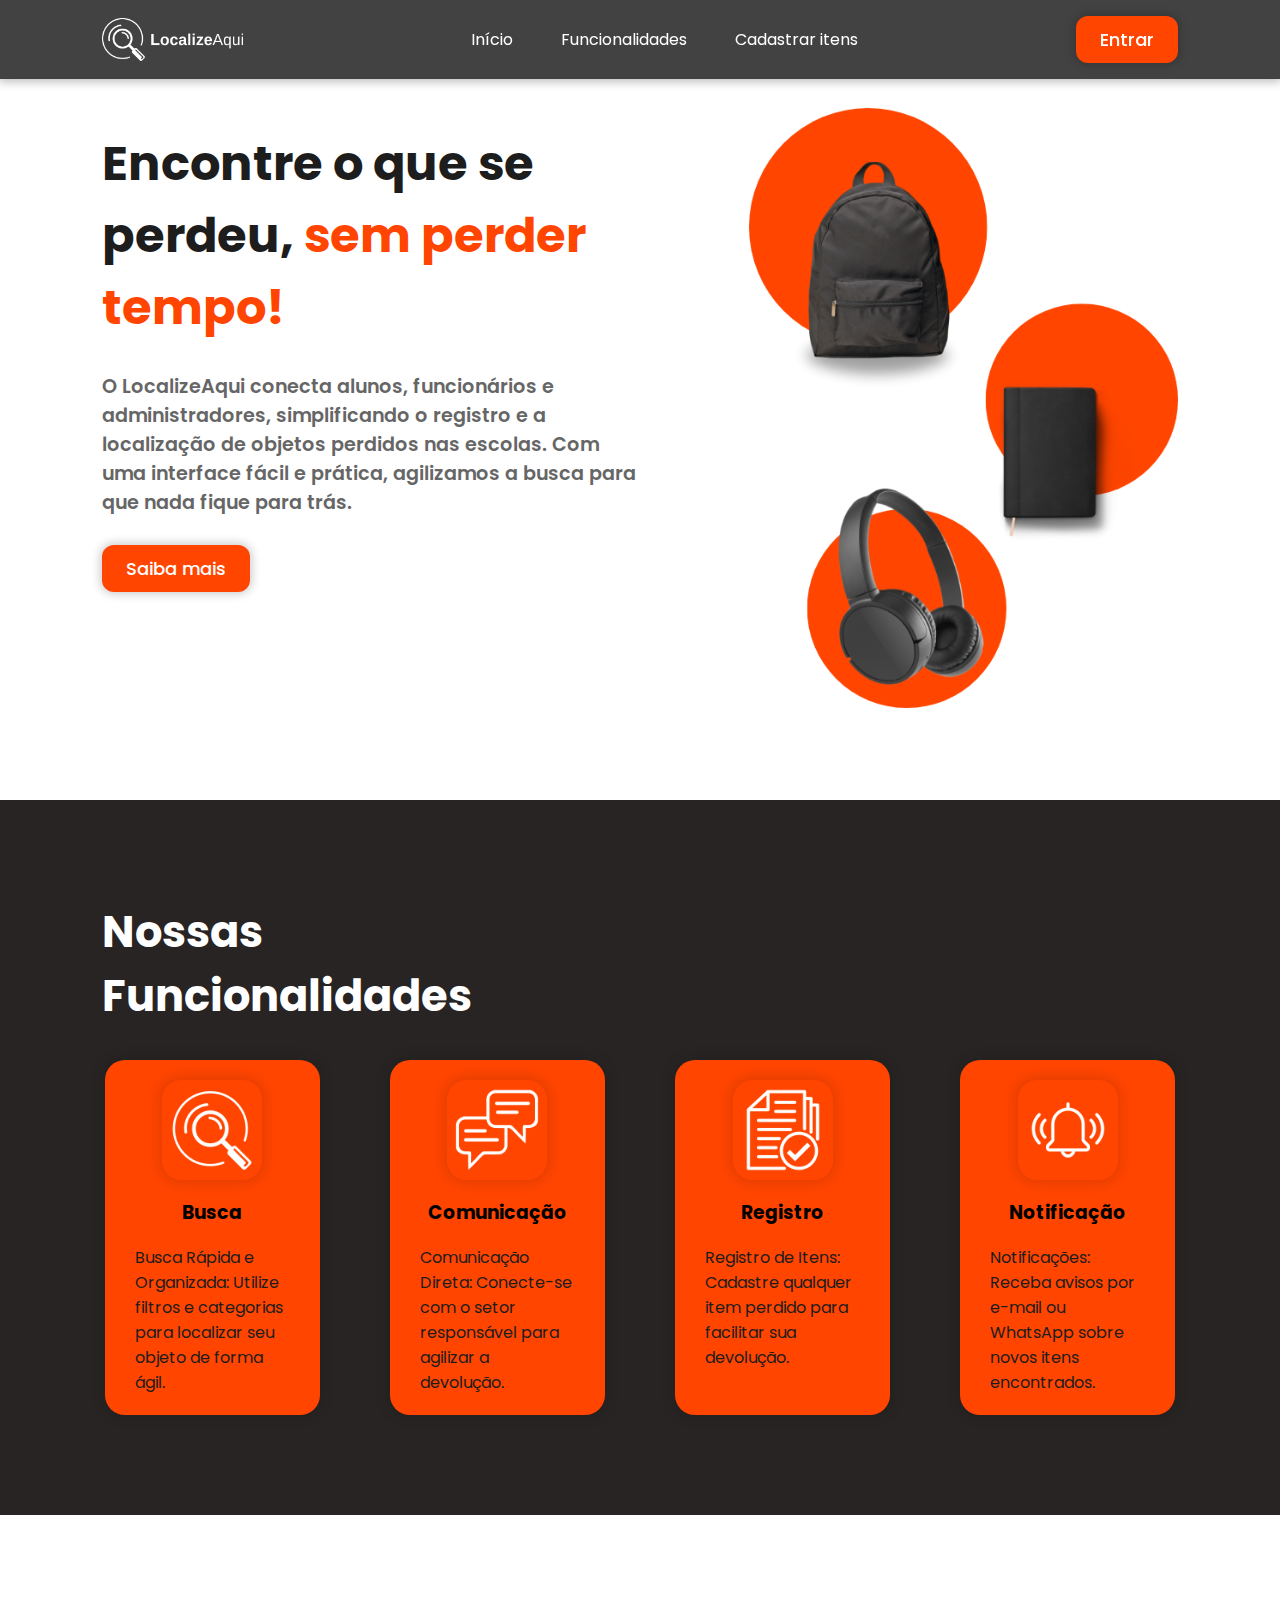
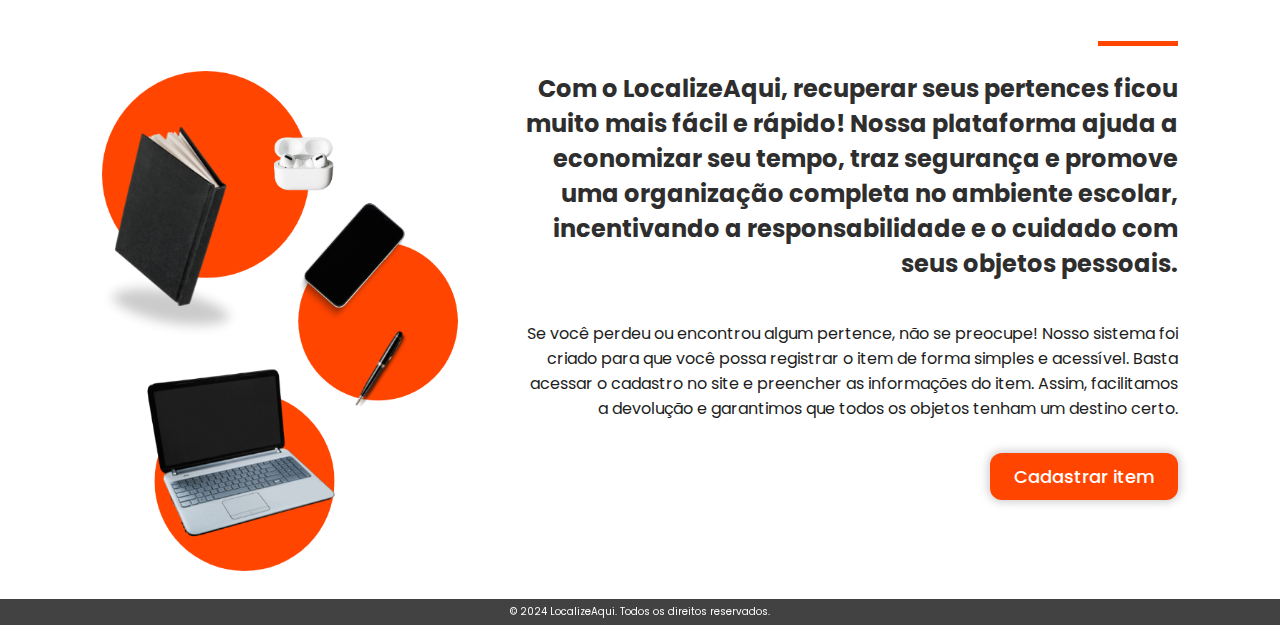
<file: index.html>
<!DOCTYPE html>
<html lang="pt-br">
<head>
    <meta charset="UTF-8">
    <meta name="viewport" content="width=device-width, initial-scale=1.0">
    <link rel="stylesheet" href="https://cdnjs.cloudflare.com/ajax/libs/font-awesome/6.6.0/css/all.min.css">
    <link rel="stylesheet" href="./style/style.css">
    <link rel="icon" href="../src/images/vetor.png">
    <title>LocalizeAqui</title>
</head>
<body>
    <header>
        <nav id="navbar">
            <img src="./images/logo.png" alt="logo">

            <ul id="nav-list">
                <li class="nav-item"><a href="#home">Início</a></li>
                <li class="nav-item"><a href="#função">Funcionalidades</a></li>
                <li class="nav-item"><a href="#cadastro">Cadastrar itens</a></li>
            </ul>

            <button class="btn-default">
                <a href="./pages/login.html" class="entrar">Entrar</a>
            </button>
        </nav>
    </header>

    <main id="content">
        <section id="home">
            <div id="cta">

                <h1 class="título">Encontre o que se perdeu, <span>sem perder tempo!</span></h1>

                <p class="descriçao">O LocalizeAqui conecta alunos, funcionários e administradores, simplificando o 
                    registro e a localização de objetos perdidos nas escolas. Com uma interface fácil e 
                    prática, agilizamos a busca para que nada fique para trás.
                </p>

                <div id="cta-buttons">
                    <a href="./pages/saibamais.html" class="btn-default">Saiba mais</a>
                </div>

            </div>

            <div id="home-img">
                <img src="./images/banner.png" alt="Imagem do home">
            </div>
            
        </section>

        <section id="função">
            <h2 class="título-função">
                Nossas <br>
                Funcionalidades
            </h2>

            <div id="cards">

                <div class="card">
                    <img src="./images/busca.png" alt="img">
                    <h3 class="title-img">Busca</h3>
                    <span class="description-img">Busca Rápida e Organizada: Utilize filtros e categorias para localizar seu objeto de forma ágil.</span>
                </div>

                <div class="card">
                    <img src="./images/comunicação.png" alt="img">
                    <h3 class="title-img">Comunicação</h3>
                    <span class="description-img">Comunicação Direta: Conecte-se com o setor responsável para agilizar a devolução.</span>
                </div>

                <div class="card">
                    <img src="./images/registro.png" alt="img">
                    <h3 class="title-img">Registro</h3>
                    <span class="description-img">Registro de Itens: Cadastre qualquer item perdido para facilitar sua devolução.</span>
                </div>

                <div class="card">
                    <img src="./images/notificação.png" alt="img">
                    <h3 class="title-img">Notificação</h3>
                    <span class="description-img">Notificações: Receba avisos por e-mail ou WhatsApp sobre novos itens encontrados.</span>
                </div>

            </div>

        </section>

        <section id="cadastro">
            <div class="cadastro-image">
                <img src="./images/banner02.png" alt="Imagem ilustrativa" />
            </div>
        
            <div class="cadastro-content">
                <h3 class="cad-title">
                    Com o LocalizeAqui, recuperar seus pertences ficou muito mais fácil e rápido! 
                    Nossa plataforma ajuda a economizar seu tempo, traz segurança e promove uma 
                    organização completa no ambiente escolar, incentivando a responsabilidade e o 
                    cuidado com seus objetos pessoais.
                </h3>
        
                <p class="cad-descricao">
                    Se você perdeu ou encontrou algum pertence, não se preocupe! Nosso sistema foi 
                    criado para que você possa registrar o item de forma simples e acessível. Basta 
                    acessar o cadastro no site e preencher as informações do item. Assim, facilitamos 
                    a devolução e garantimos que todos os objetos tenham um destino certo.
                </p>
        
                <div id="cadastro-buttons">
                    <a target="_blank" href="./pages/cadastroitens.html" class="btn-default">Cadastrar item</a>
                </div>
            </div>
        </section>
    </main>

    <footer>
        <p>&copy; 2024 LocalizeAqui. Todos os direitos reservados.</p>
    </footer>

</body>
</html>
</file>
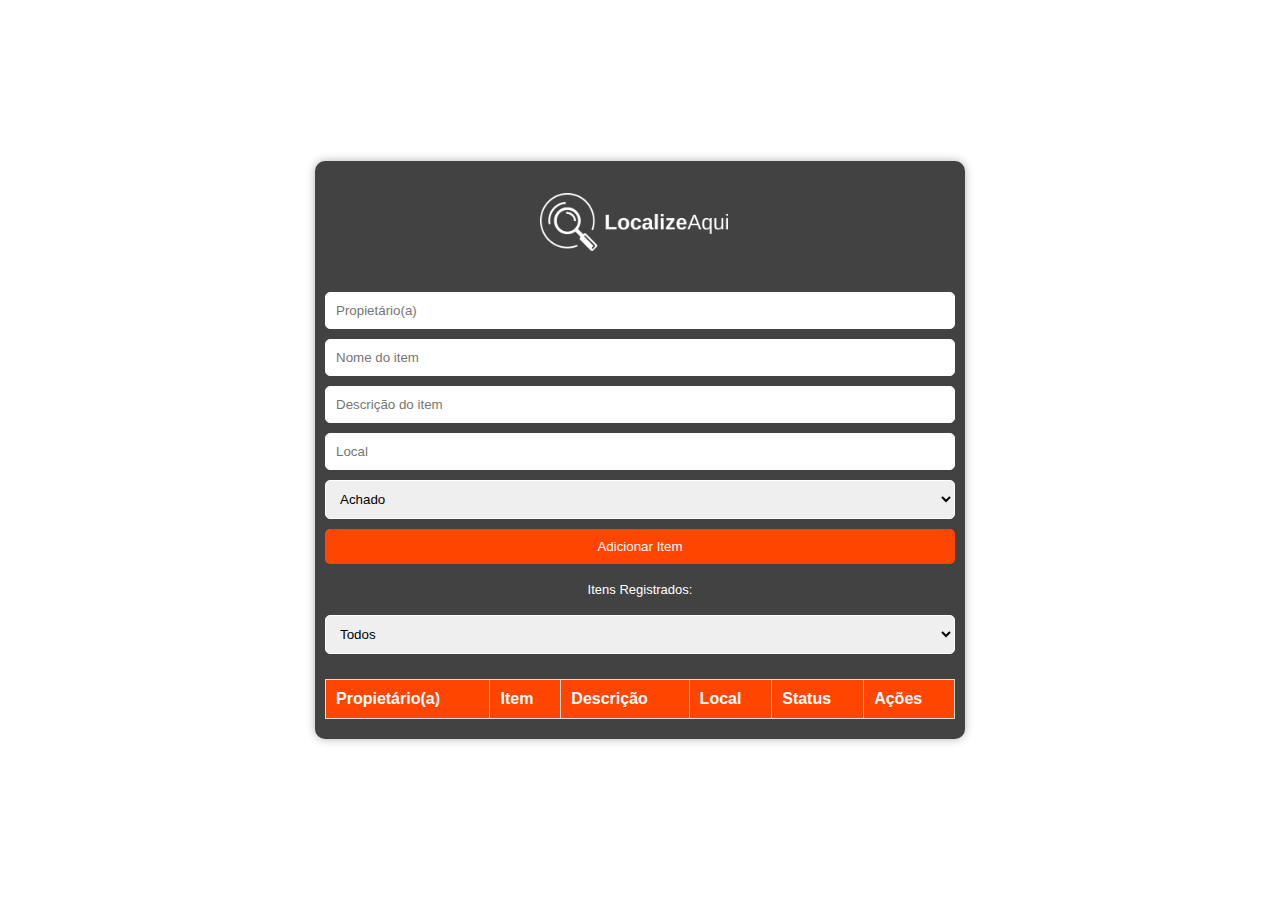
<file: pages/cadastroitens.html>
<!DOCTYPE html>
<html lang="pt-br">
<head>
    <meta charset="UTF-8">
    <meta name="viewport" content="width=device-width, initial-scale=1.0">
    <title>Cadastrar Item</title>
    <link rel="icon" href="../images/vetor.png">
    <link rel="stylesheet" href="../style/cadastro.css">
</head>
<body>
    <div class="container">
        <a href="../index.html"><img src="../images/logo.png" alt="logo"></a>

        <div class="form-container">
            <form id="itemForm">
                <input type="text" id="dono" placeholder="Propietário(a)" required>
                <input type="text" id="item" placeholder="Nome do item" required>
                <input type="text" id="description" placeholder="Descrição do item" required>
                <input type="text" id="location" placeholder="Local" required>
                <select id="status">
                    <option value="Achado">Achado</option>
                    <option value="Perdido">Perdido</option>
                </select>
                <button type="submit">Adicionar Item</button>
            </form>
            <p>Itens Registrados:</p>
            <select id="filterStatus" onchange="filterItems()">
                <option value="">Todos</option>
                <option value="Achado">Achado</option>
                <option value="Perdido">Perdido</option>
            </select>
            <div class="list-container">
                <table>
                    <thead>
                        <tr>
                            <th>Propietário(a)</th>
                            <th>Item</th>
                            <th>Descrição</th>
                            <th>Local</th>
                            <th>Status</th>
                            <th>Ações</th>
                        </tr>
                    </thead>
                    <tbody id="itemList"></tbody>
                </table>
            </div>
        </div>
        </div>


    <script src="../js/cadastro.js"></script>
</body>
</html>
</file>
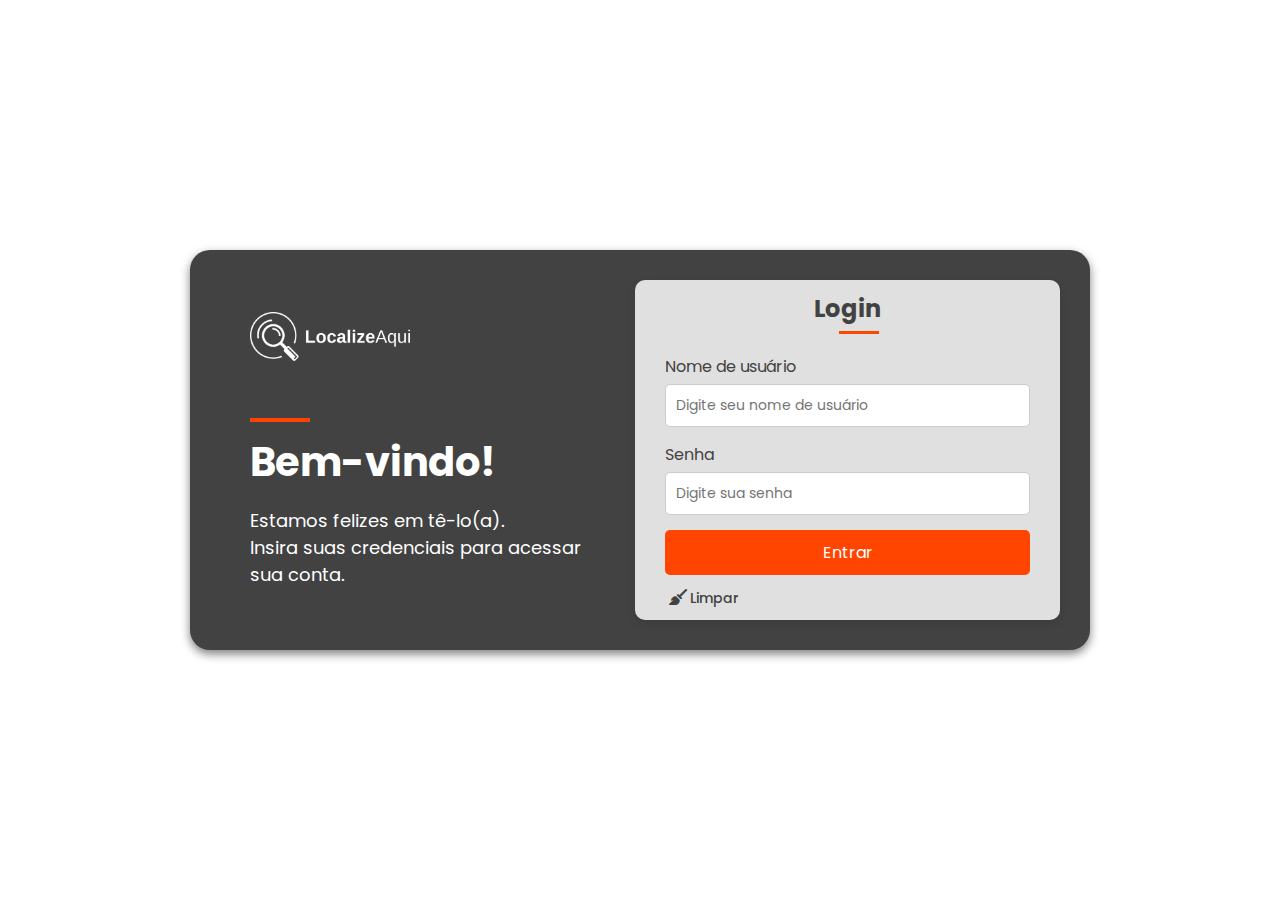
<file: pages/login.html>
<!DOCTYPE html>
<html lang="pt-br">
<head>
    <meta charset="UTF-8">
    <meta name="viewport" content="width=device-width, initial-scale=1.0">
    <link rel="stylesheet" href="../style/login.css">
    <link rel="stylesheet" href="https://cdnjs.cloudflare.com/ajax/libs/font-awesome/6.7.1/css/all.min.css">
    <link rel="icon" href="../images/vetor.png">
    <title>Login</title>
</head>
<body>
    <div id="container">
        <div id="texto">
            <a href="../index.html"><img class="logo" src="../images/logo.png" alt=""></a>
            <h1 class="title">Bem-vindo!</h1>
            <p class="description">
                Estamos felizes em tê-lo(a). <br>
                Insira suas credenciais para acessar <br>
                sua conta.
            </p>
        </div>
        <div id="card">
            <h2>Login</h2>
            <form id="loginForm" onsubmit="login(event)">
                <label for="username">Nome de usuário</label>
                <input type="text" id="username" placeholder="Digite seu nome de usuário" oninput="checkInputs()" required>
                
                <label for="password">Senha</label>
                <div id="password-container">
                    <input type="password" id="password" placeholder="Digite sua senha" oninput="checkInputs()" required>
                    <i id="eye" class="fa-solid fa-eye"></i> 
                </div>
                
                <button type="submit" id="submit">Entrar</button> 
                <i id="vassoura" class="fa-solid fa-broom"><input type="reset" id="limpar" value="Limpar"></i>  
            </form>
        </div>
    </div>


<div id="top-modal" class="top-modal">
    <span id="modal-icon"></span>
    <p id="modal-message"></p>
</div>



    <script src="../js/login.js"></script>
</body>
</html>
</file>
<file: style/style.css>
@import url('https://fonts.googleapis.com/css2?family=Poppins:wght@100;200;300;400;500;600;700;800&display=swap');

/* CSS Variables */
:root {
    --font-family: 'Poppins', sans-serif;
    --color-primary: orangered;
    --color-secondary: #282424;
    --color-text: #1d1d1d;
    --color-text-light: #666666;
    --color-background: white;
    --color-white: #ffffff;
    --transition-duration: 0.3s;
}

/* ====================
   |     styles       |
   ==================== */

* {
    font-family: var(--font-family);
    margin: 0;
    padding: 0;
    box-sizing: border-box;
}

body {
    background: var(--color-background);
}

section {
    padding: 28px 8%;
}

.btn-default {
    border: none;
    display: flex;
    align-items: center;
    justify-content: center;
    background-color: var(--color-primary);
    border-radius: 12px;
    padding: 10px 24px;
    font-weight: 500;
    box-shadow: 0px 0px 10px 2px rgba(0, 0, 0, 0.2);
    transition: background-color var(--transition-duration) ease;
    font-size: 18px;
}

.btn-default:hover {
    text-decoration: none;
    background: var(--color-secondary);
}

/* ====================
   |      Header       |
   ==================== */

header {
    width: 100%;
    padding: 16px 8%;
    position: absolute;
    top: 0;
    background: rgba(46, 46, 46, 0.9);
    z-index: 3;
    box-shadow: 0px 0px 10px 2px rgba(0, 0, 0, 0.3);
    backdrop-filter: blur(5px);
}

#navbar {
    width: 100%;
    display: flex;
    align-items: center;
    justify-content: space-between;
}

#nav-list {
    display: flex;
    list-style: none;
    gap: 48px;
}

.nav-item a {
    text-decoration: none;
    color: var(--color-white);
    font-weight: 400;
    transition: color var(--transition-duration) ease-in-out;
}

.nav-item a:hover {
    color: #ff8233;
}

#navbar img {
    width: 150px;
    display: flex;
    align-items: center;
}

.entrar {
    text-decoration: none;
    color: var(--color-white);
}

/* ====================
   |      Home        |
   ==================== */

#home {
    display: flex;
    position: relative;
    margin-top: 0px;
}

#cta {
    width: 50%;
    display: flex;
    flex-direction: column;
    gap: 28px;
    margin-top: 100px;
}

#cta .título {
    font-size: 3em;
    color: var(--color-text);
}

#cta .título span {
    color: var(--color-primary);
}

#cta .descriçao {
    font-size: 1.2rem;
    color: var(--color-text-light);
    font-weight: 600;
}

#cta-buttons {
    display: flex;
    gap: 24px;
}

#cta-buttons a {
    text-decoration: none;
    color: var(--color-white);
}

#home-img {
    display: flex;
    align-items: flex-start;
    justify-content: flex-end;
    width: 50%;
    z-index: 2;
}

#home-img img {
    height: 100%;
    width: auto;
    max-height: 600px;
    cursor: pointer;
    margin-top: 80px;
}

/* ====================
   | Funcionalidades  |
   ==================== */

#função {
    text-align: center;
    margin: 64px 0px;
    background-color: var(--color-secondary);
    padding: 52px 8%;
    padding-bottom: 100px;
    padding-top: 100px;
}

#cards {
    display: flex;
    justify-content: center;
    flex-wrap: wrap;
    gap: 70px;
    margin-top: 32px;
}

.card {
    display: flex;
    flex-direction: column;
    align-items: center;
    border-radius: 20px;
    gap: 18px;
    width: 20%;
    padding: 20px;
    background-color: var(--color-primary);
    box-shadow: 0px 0px 12px 4px rgba(0, 0, 0, 0.1);
    text-align: center;
    transition: background-color var(--transition-duration) ease;
}

.card:hover {
    background-color: var(--color-white);
}

.description-img {
    color: var(--color-text);
    text-align: start;
    padding: 0 10px;
    box-sizing: border-box;
}

.título-função {
    text-align: start;
    color: var(--color-white);
    font-size: 2.7rem;
}

#função img {
    width: 100px;
    border-radius: 20%;
    box-shadow: 0px 0px 12px 4px rgba(0, 0, 0, 0.1);
}

/* ====================
   |     Cadastro     |
   ==================== */

#cadastro {
    display: flex;
    align-items: flex-start;
    color: #2E2E2E;
    border-top: 64px solid transparent;
}

.cadastro-image {
    flex: 1;
    margin-right: 64px;
}

.cadastro-image img {
    max-width: 700px;
    max-height: 500px;
    height: auto;
    display: block;
}

.cadastro-content {
    flex: 2;
    display: flex;
    flex-direction: column;
    align-items: flex-end;
    text-align: right;
}

.cad-title {
    font-size: 1.5em;
    font-weight: bold;
    margin-bottom: 16px;
    position: relative;
    display: inline-block;
}

.cad-title::before {
    content: "";
    position: absolute;
    top: -30px; 
    right: 0; 
    width: 80px; 
    height: 5px; 
    background-color: var(--color-primary); 
}

.cad-descricao {
    margin-top: 24px;
    color: var(--color-text);
}

#cadastro-buttons {
    margin-top: 32px;
}

#cadastro-buttons a {
    text-decoration: none;
    color: var(--color-white);
}



/* ====================
   |     Footer       |
   ==================== */

footer {
    text-align: center;
    padding: 5px;
    font-size: 10px;
    color: var(--color-white);
    background: rgba(46, 46, 46, 0.9);
    backdrop-filter: blur(5px);
}

/* ====================
   |     Responsivo     |
   ==================== */
</file>
<file: style/cadastro.css>
@import url('https://fonts.googleapis.com/css2?family=Poppins:wght@100;200;300;400;500;600;700;800&display=swap');

/* CSS Variables */
:root {
    --font-family: 'Poppins', sans-serif;
    --color-primary: orangered;
    --color-secondary: #282424;
    --color-text: #1d1d1d;
    --color-text-light: #424242;
    --color-background: white;
    --color-white: #ffffff;
    --transition-duration: 0.3s;
}

body {
    font-family: Arial, sans-serif;
    background: white;
    margin: 0;
    padding: 0;
    display: flex;
    justify-content: center;
    align-items: center;
    height: 100vh;
}

.container {
    background: var(--color-text-light);
    border-radius: 10px;
    box-shadow: 0 0 10px rgba(0, 0, 0, 0.3);
    width: 100%;
    max-width: 650px;
    text-align: center;
    box-sizing: border-box;
}

h3 {
    margin-top: 24px;
    color: #ffffff;
}

.form-container {
    margin-bottom: 20px;
}

input, select, button {
    width: calc(100% - 20px);
    padding: 10px;
    margin: 5px 10px;
    border-radius: 5px;
    border: 1px solid #ffffff;
    box-sizing: border-box;
}

button {
    background-color: var(--color-primary);
    color: white;
    border: none;
    cursor: pointer;
}

button:hover {
    background-color: var(--color-white);
    color: var(--color-text);
}

.list-container {
    margin-top: 20px;
    display: flex;
    flex-wrap: wrap;
    width: calc(100% - 20px);
    align-items: center;
    margin-left: 10px;

}

table {
    width: 100%;
    border-collapse: collapse;
}

th, td {
    padding: 10px;
    border: 1px solid #ddd;
    text-align: left;
}

th {
    background-color: var(--color-primary);
    color: white;
    align-items: center  ;
}

td {
    background-color: #f9f9f9;
}

td button {
    background-color: #e74c3c;
    border: none;
    color: white;
    cursor: pointer;
    padding: 5px 10px;
    border-radius: 5px;
}

td button:hover {
    background-color: #c0392b;
}

.container img {
    width: 200px;
    margin: 32px;
}

.alert {
    position: fixed;
    top: 20px;
    right: 20px;
    padding: 15px;
    color: white;
    border-radius: 5px;
    z-index: 1000;
}

.alert.success {
    background-color: #4CAF50;
}

.alert.danger {
    background-color: #e74c3c;
}

p {
    font-size: small;
    color: white;
}
</file>
<file: style/login.css>
@import url('https://fonts.googleapis.com/css2?family=Poppins:wght@400;600&display=swap');


:root {
    --color-laranja: rgb(255, 100, 43);
    --color-primary: orangered;
    --color-secondary: #282424;
    --color-text: #1d1d1d;
    --color-text-light: #666666;
    --color-background: white;
    --color-white: #ffffff;
    --transition-duration: 0.3s;
}

/* Reset  */
* {
    margin: 0;
    padding: 0;
    box-sizing: border-box;
    font-family: 'Poppins', sans-serif;
}

/*  global */
body {
    background-color: var(--color-background);
    font-family: 'Poppins', sans-serif;
    color: #FFF;
    display: flex;
    justify-content: center;
    align-items: center;
    height: 100vh;
}

/* Container principal */
#container {
    display: flex;
    background-color: #424242;
    border-radius: 20px;
    width: 900px;
    height: 400px;
    box-shadow: 0 4px 10px rgba(0, 0, 0, 0.5);
    padding: 30px;
}

/* o  do container */
#texto {
    flex: 1;
    display: flex;
    flex-direction: column;
    justify-content: center;
    padding-right: 20px;
    color: #FFF;
    padding-left: 30px;
}

.title {
    font-size: 40px;
    margin-bottom: 15px;
}

.title::before {
    content: "";
    display: block;
    width: 60px;
    height: 4px;
    background-color: var(--color-primary);
    margin-bottom: 10px;
}

.description {
    font-size: 18px;
    line-height: 1.5;
}

/* Card de login */
#card {
    flex: 1;
    background-color: #E0E0E0;
    border-radius: 10px;
    padding: 30px;
    display: flex;
    flex-direction: column;
    justify-content: center;
    align-items: center;
    box-shadow: 0 4px 8px rgba(0, 0, 0, 0.1);
}

#card h2 {
    font-size: 24px;
    margin-bottom: 20px;
    position: relative;
    color: #424242;
}

#card h2::after {
    content: "";
    display: block;
    width: 40px;
    height: 3px;
    background-color: var(--color-primary);
    margin-top: 5px;
    margin-left: 25px;
}

form {
    width: 100%;
    display: flex;
    flex-direction: column;
}

label {
    font-size: 16px;
    margin-bottom: 5px;
    color: #424242;
}

input {
    width: 100%;
    padding: 10px;
    margin-bottom: 15px;
    border: 1px solid #CCC;
    border-radius: 5px;
    font-size: 14px;
}

#submit {
    padding: 10px;
    background-color: var(--color-primary);
    color: #FFF;
    font-size: 16px;
    border: none;
    border-radius: 5px;
    cursor: pointer;
    transition: background-color 0.3s ease;
}

#submit:hover {
    background-color: var(--color-laranja);
}

#error {
    color: #E53935;
    text-align: center;
    padding-top: 10px;
    display: none;
    font-size: 15px;
}

#limpar {
    padding: 0;
    margin-top: 13px;
    margin-bottom: 0;
    border: none;
    background-color: #E0E0E0;
    width: 60px;
    height: auto;
    text-align: left;
    cursor: pointer;
    font-size: 14px;   
    transition: color 0.2s ease;
    font-weight: 500;
    margin-left: 3px;
    color: #424242;
}

#limpar:hover {
    color: var(--color-primary);
}   

#password-container {
    position: relative;
}

#eye {
    position: absolute;
    right: 15px;
    top: 37%;
    transform: translateY(-50%);
    cursor: pointer;
    color: var(--color-primary);
    display: none;
}

#vassoura{
    width: 90px;
    padding: 0;
    margin-left: 4px;
    color: #424242;
    transition: color 0.2s ease;
}

#vassoura:hover {
    color: var(--color-primary); 
}

/* Modal no topo */
.top-modal {
    display: none; /* Inicialmente oculto */
    position: fixed;
    top: 8px;
    left: 50%;
    transform: translateX(-50%);
    background-color: #333;
    color: #fff;
    padding: 10px 20px;
    border-radius: 5px;
    z-index: 1000;
    box-shadow: 0 4px 6px rgba(0, 0, 0, 0.2);
    font-size: 20px;
    text-align: center;
    animation: slide-down 0.3s ease;
}


@keyframes slide-down {
    from {
        top: -50px;
        opacity: 0;
    }
    to {
        top: 0;
        opacity: 1;
    }
}

#modal-icon {
    font-size: 50px;
    margin-right: 8px;
    
}

.logo {
    margin-bottom: 50px;
    width: 170px;
    height: auto;
}
</file>
